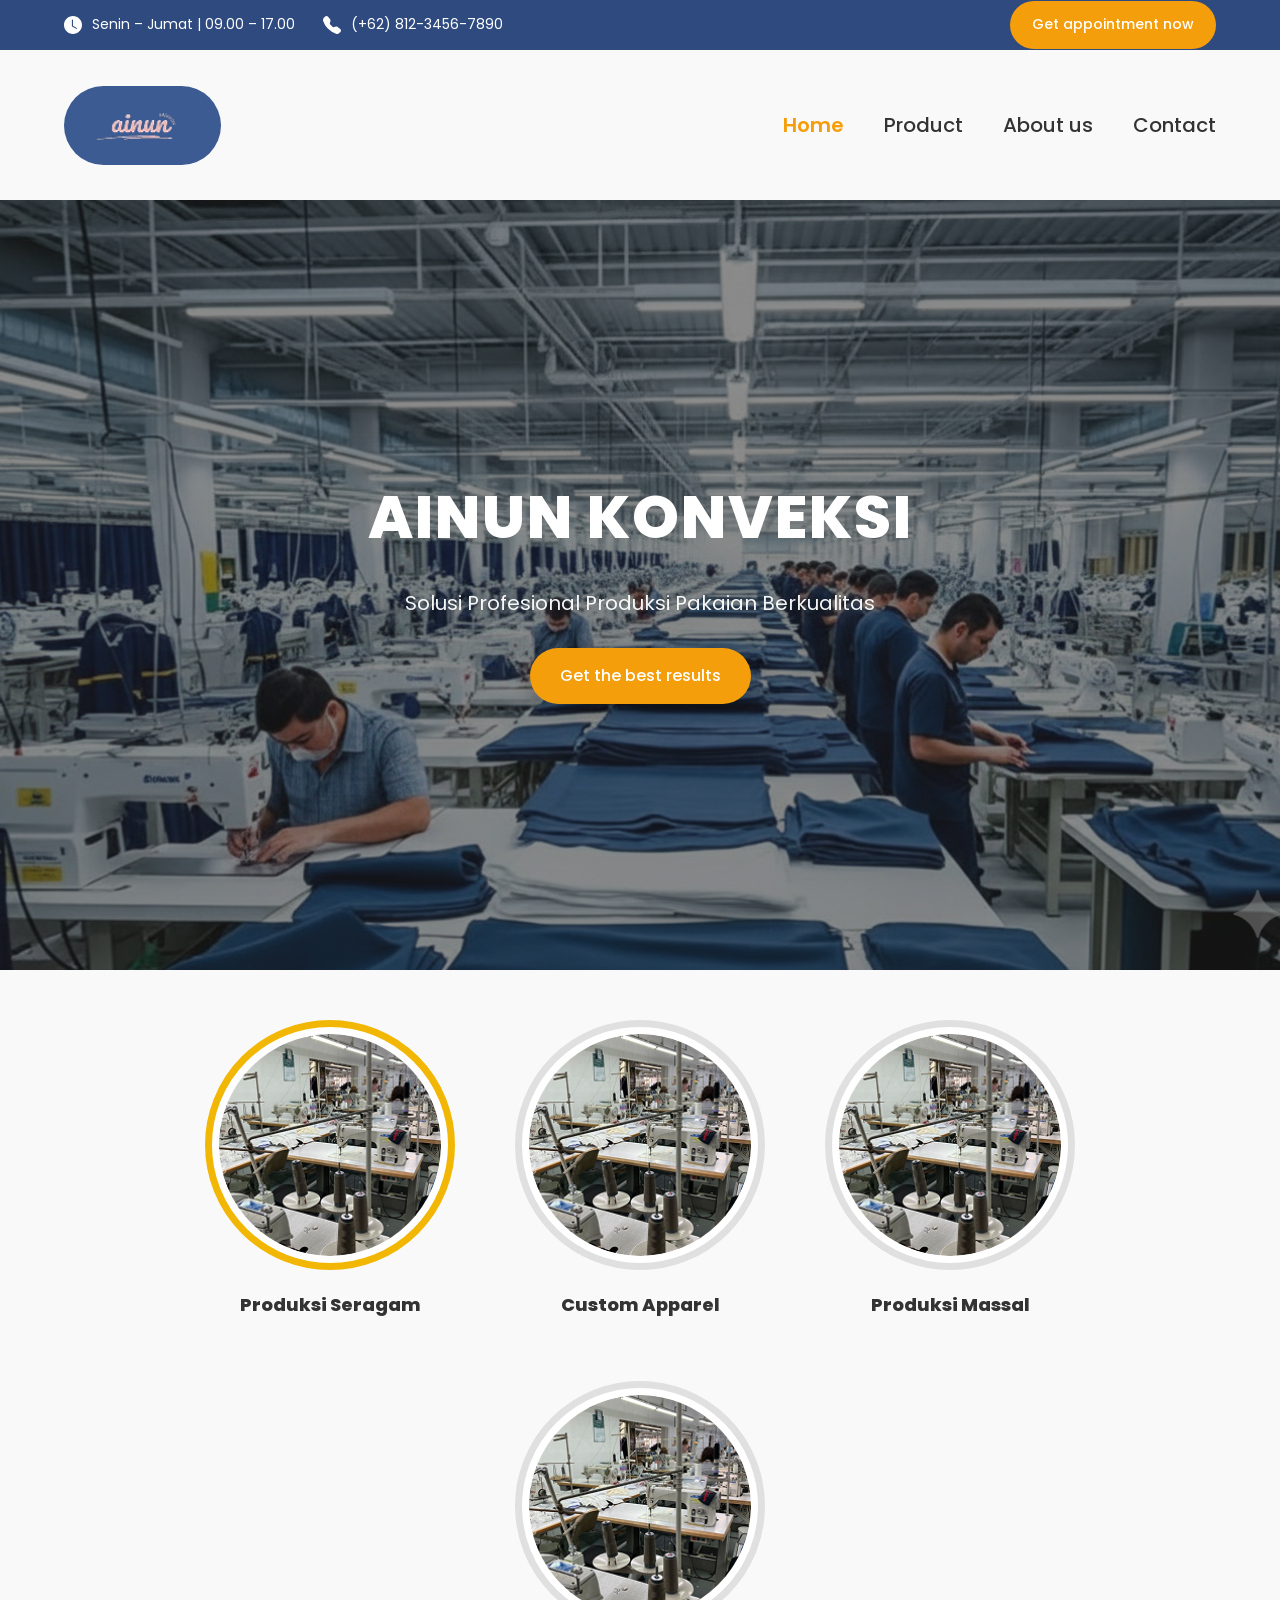
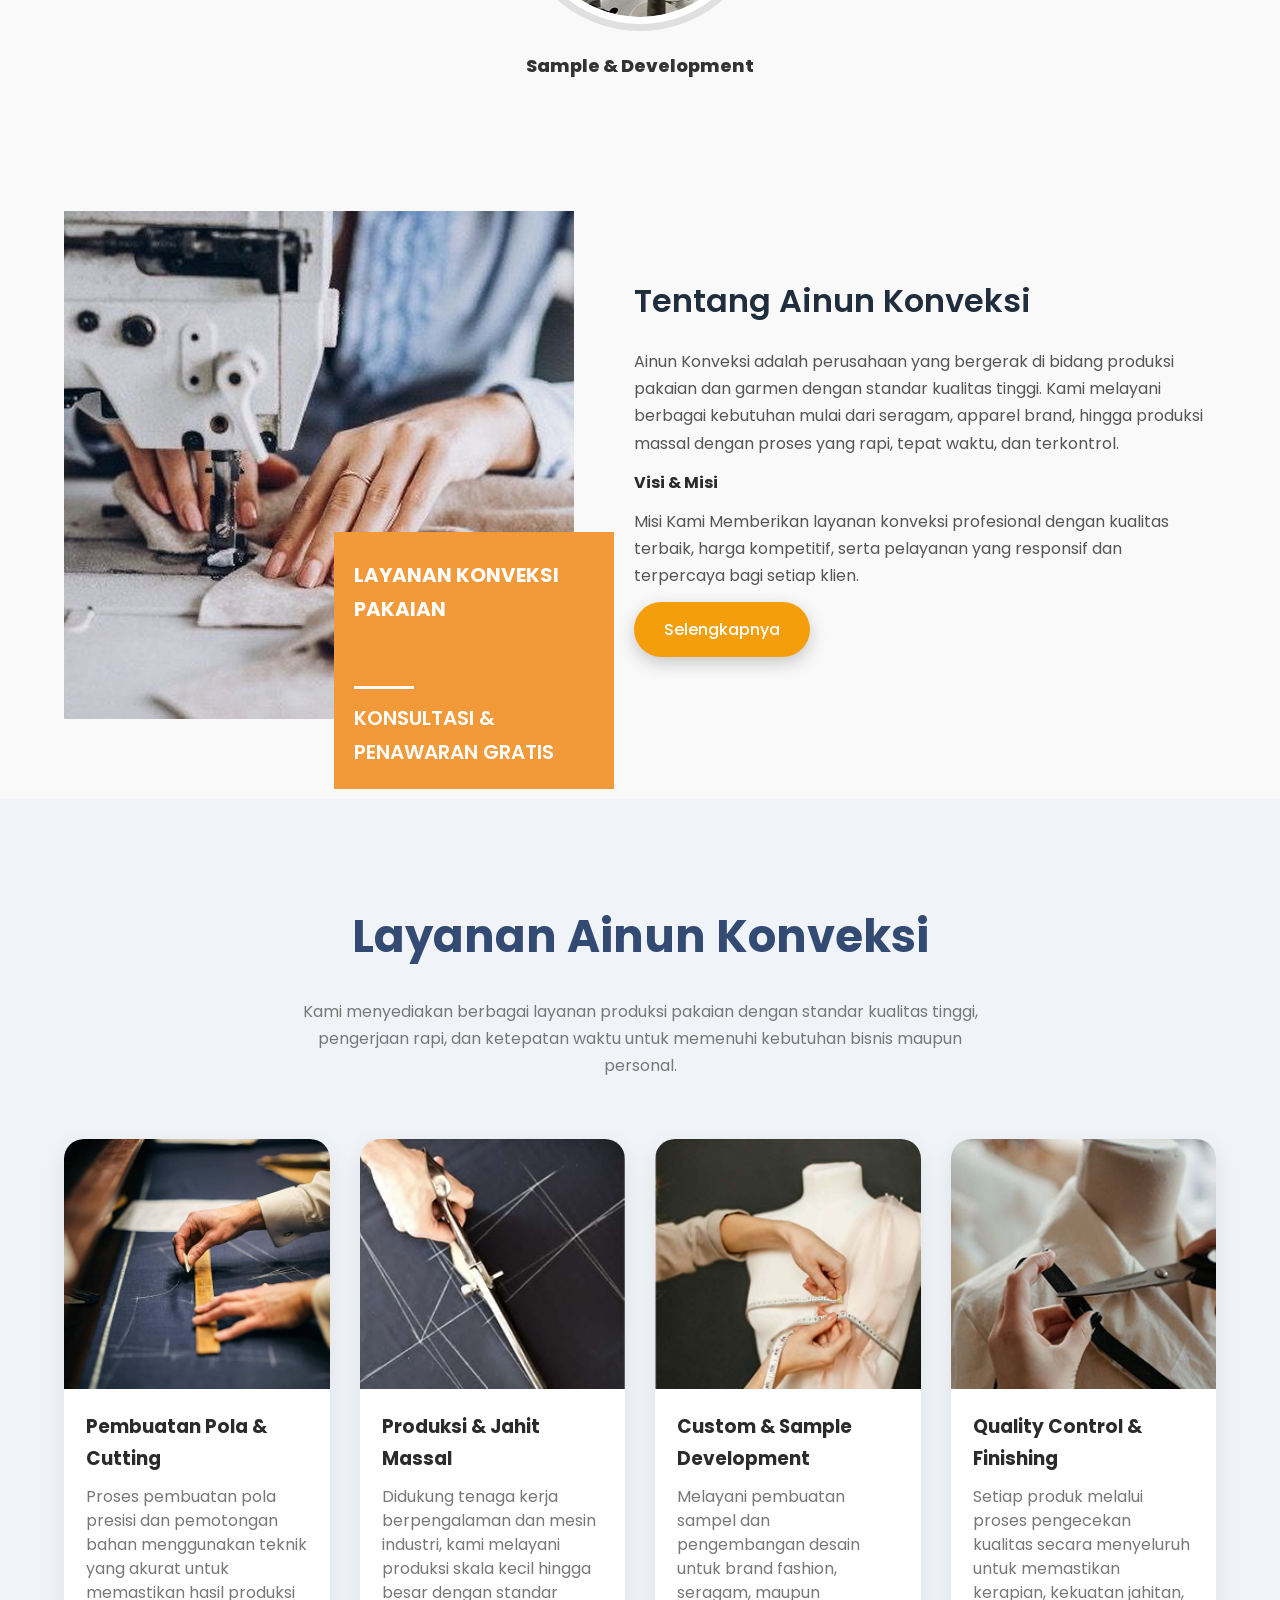
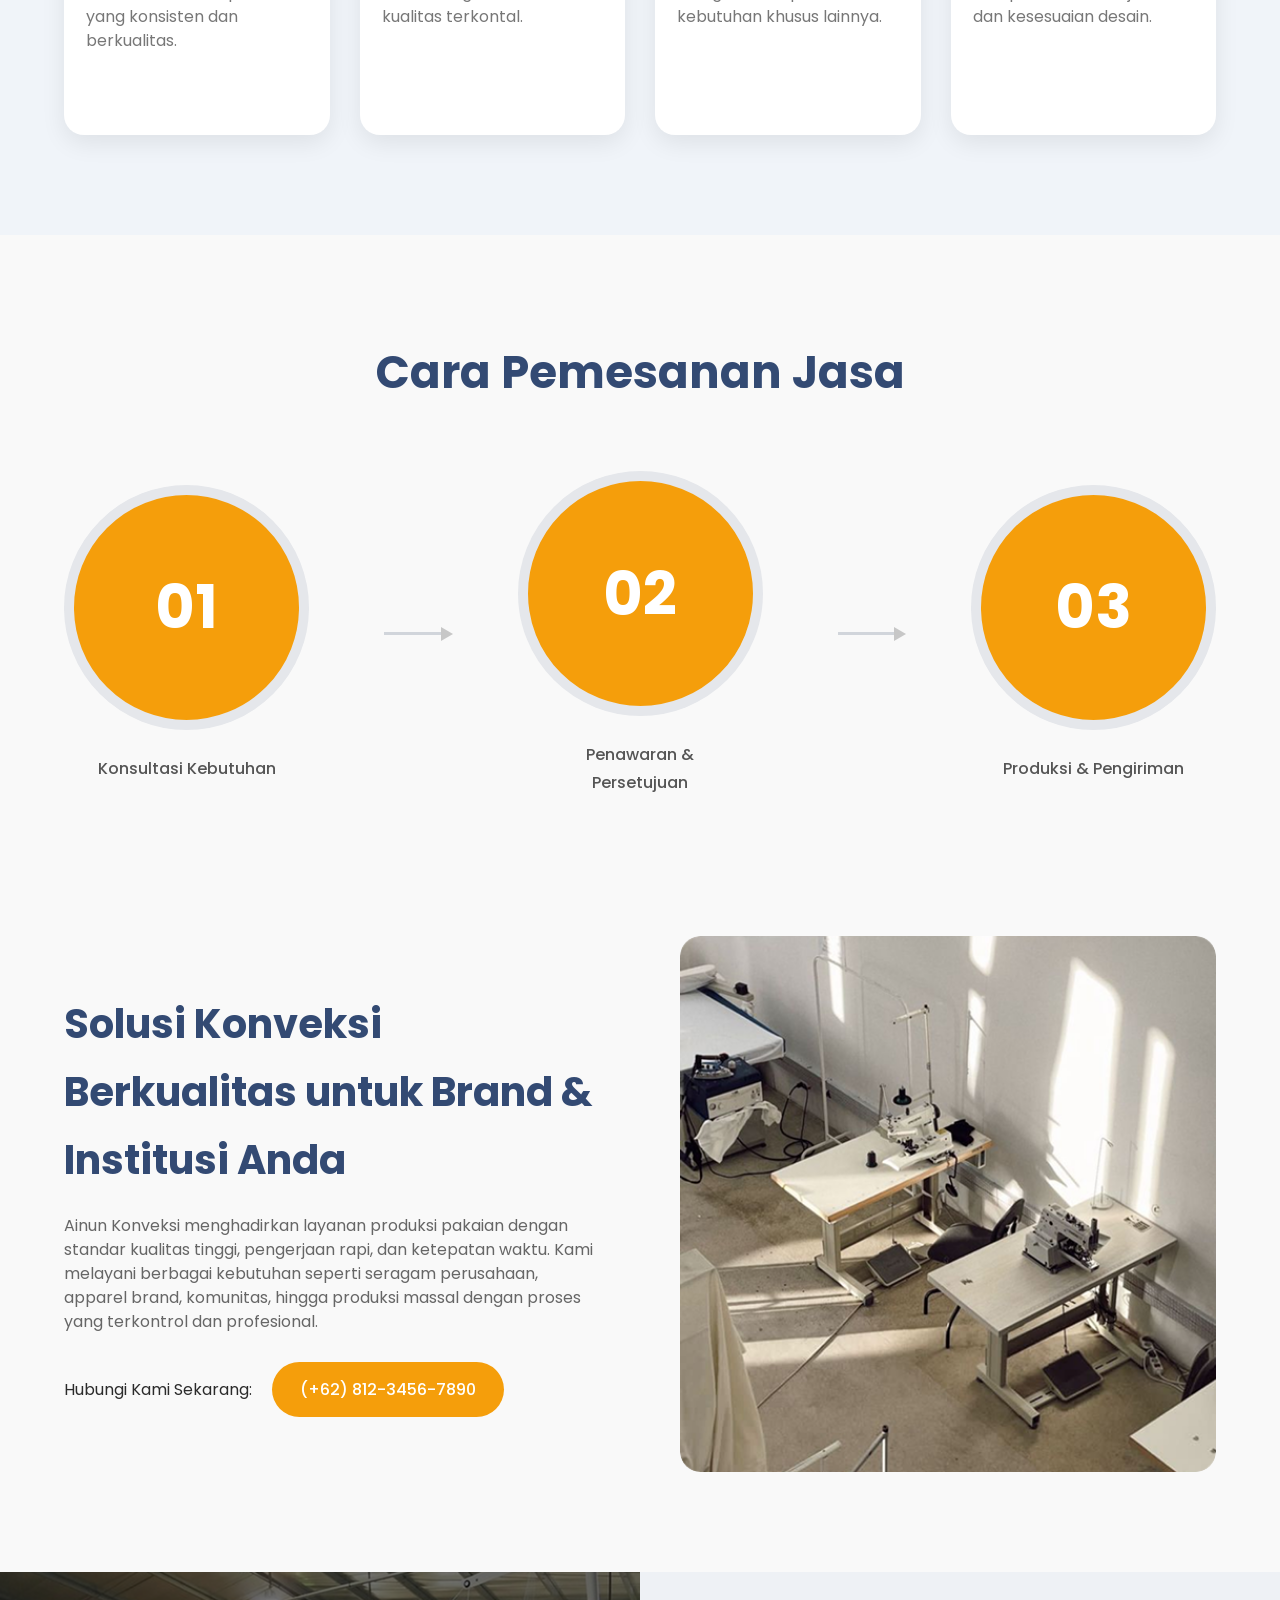
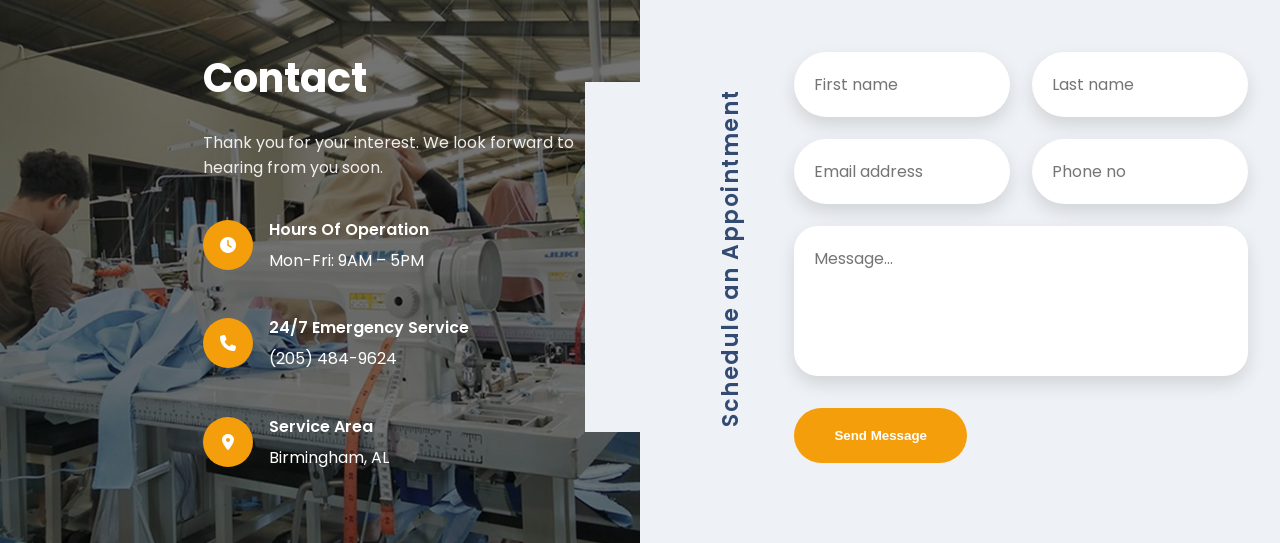
<file: index.html>
<!doctype html>
<html lang="id">
  <head>
    <meta charset="UTF-8" />
    <meta name="viewport" content="width=device-width, initial-scale=1.0" />
    <title>UUN TJ Konveksi</title>
    <link rel="stylesheet" href="style.css" />
    <link
      rel="stylesheet"
      href="https://cdnjs.cloudflare.com/ajax/libs/font-awesome/6.5.0/css/all.min.css"
    />
    <link
      href="https://fonts.googleapis.com/css2?family=Poppins:wght@300;400;500;600;700&display=swap"
      rel="stylesheet"
    />
  </head>
  <body>
    <header class="header">
      <!-- ================= TOPBAR ================= -->
      <div class="topbar">
        <div class="container topbar__content">
          <div class="topbar__info">
            <div class="topbar__item">
              <img src="icon/jam.svg" alt="jam" />
              <span>Senin – Jumat | 09.00 – 17.00</span>
            </div>

            <div class="topbar__item">
              <img src="icon/telepon.svg" alt="phone" />
              <span>(+62) 812-3456-7890</span>
            </div>
          </div>

          <a href="#" class="btn btn--cta">Get appointment now</a>
        </div>
      </div>

      <!-- ================= NAVBAR ================= -->
      <nav class="navbar">
        <div class="container navbar__content">
          <!-- Logo Capsule -->
          <div class="logo">
            <div class="logo__bg">
              <img src="assets/logo.png" alt="Ainun Logo" />
            </div>
          </div>

          <!-- Menu -->
          <ul class="nav-menu">
            <li><a class="active" href="#">Home</a></li>
            <li><a href="#">Product</a></li>
            <li><a href="#">About us</a></li>
            <li><a href="#">Contact</a></li>
          </ul>
        </div>
      </nav>
    </header>

    <!-- ================= HERO ================= -->
    <section class="hero">
      <div class="hero__overlay"></div>

      <div class="hero__content container">
        <h1 class="hero__title">AINUN KONVEKSI</h1>
        <p class="hero__subtitle">
          Solusi Profesional Produksi Pakaian Berkualitas
        </p>
        <a href="#" class="btn btn--primary">Get the best results</a>
      </div>
    </section>

    <!-- ================= SERVICES ================= -->
    <section class="services">
      <div class="container">
        <div class="services__list">
          <div
            class="services__item services__item--active"
            data-service="seragam"
          >
            <div class="services__circle">
              <img src="assets/service.png" alt="service" />
            </div>
            <p class="services__title">Produksi Seragam</p>
          </div>

          <div class="services__item" data-service="apparel">
            <div class="services__circle">
              <img src="assets/service.png" alt="service" />
            </div>
            <p class="services__title">Custom Apparel</p>
          </div>

          <div class="services__item" data-service="massal">
            <div class="services__circle">
              <img src="assets/service.png" alt="service" />
            </div>
            <p class="services__title">Produksi Massal</p>
          </div>

          <div class="services__item" data-service="sample">
            <div class="services__circle">
              <img src="assets/service.png" alt="service" />
            </div>
            <p class="services__title">Sample & Development</p>
          </div>
        </div>
      </div>
    </section>

    <!-- ================= ABOUT COMPANY ================= -->
    <section class="about">
      <div class="container">
        <div class="about__wrapper">
          <!-- Left -->
          <div class="about__media">
            <img src="assets/about company.png" alt="Konveksi" />

            <div class="about__card">
              <h3>LAYANAN KONVEKSI PAKAIAN</h3>
              <div class="about__line"></div>
              <p>KONSULTASI & PENAWARAN GRATIS</p>
            </div>
          </div>

          <!-- Right -->
          <div class="about__content">
            <h2 class="about__title">Tentang Ainun Konveksi</h2>

            <p class="about__desc">
              Ainun Konveksi adalah perusahaan yang bergerak di bidang produksi
              pakaian dan garmen dengan standar kualitas tinggi. Kami melayani
              berbagai kebutuhan mulai dari seragam, apparel brand, hingga
              produksi massal dengan proses yang rapi, tepat waktu, dan
              terkontrol.
            </p>

            <h4 class="about__mission-title">Visi & Misi</h4>
            <p class="about__mission-text">
              Misi Kami Memberikan layanan konveksi profesional dengan kualitas
              terbaik, harga kompetitif, serta pelayanan yang responsif dan
              terpercaya bagi setiap klien.
            </p>

            <a href="selengkapnya.html" class="btn btn--primary">Selengkapnya</a>
          </div>
        </div>
      </div>
    </section>

    <!-- ================= SERVICE CARD GRID ================= -->
    <section class="service-cards">
      <div class="container">
        <!-- Header -->
        <div class="service-cards__header">
          <h2 class="service-cards__title">Layanan Ainun Konveksi</h2>
          <p class="service-cards__subtitle">
            Kami menyediakan berbagai layanan produksi pakaian dengan standar
            kualitas tinggi, pengerjaan rapi, dan ketepatan waktu untuk memenuhi
            kebutuhan bisnis maupun personal.
          </p>
        </div>

        <!-- Grid -->
        <div class="service-cards__grid">
          <!-- Card -->
          <div class="service-card">
            <div class="service-card__image">
              <img src="assets/1.png" alt="" />
            </div>
            <div class="service-card__body">
              <h3>Pembuatan Pola & Cutting</h3>
              <p>
                Proses pembuatan pola presisi dan pemotongan bahan menggunakan
                teknik yang akurat untuk memastikan hasil produksi yang
                konsisten dan berkualitas.
              </p>
            </div>
          </div>

          <div class="service-card">
            <div class="service-card__image">
              <img src="assets/2.png" alt="" />
            </div>
            <div class="service-card__body">
              <h3>Produksi & Jahit Massal</h3>
              <p>
                Didukung tenaga kerja berpengalaman dan mesin industri, kami
                melayani produksi skala kecil hingga besar dengan standar
                kualitas terkontal.
              </p>
            </div>
          </div>

          <div class="service-card">
            <div class="service-card__image">
              <img src="assets/3.png" alt="" />
            </div>
            <div class="service-card__body">
              <h3>Custom & Sample Development</h3>
              <p>
                Melayani pembuatan sampel dan pengembangan desain untuk brand
                fashion, seragam, maupun kebutuhan khusus lainnya.
              </p>
            </div>
          </div>

          <div class="service-card">
            <div class="service-card__image">
              <img src="assets/4.png" alt="" />
            </div>
            <div class="service-card__body">
              <h3>Quality Control & Finishing</h3>
              <p>
                Setiap produk melalui proses pengecekan kualitas secara
                menyeluruh untuk memastikan kerapian, kekuatan jahitan, dan
                kesesuaian desain.
              </p>
            </div>
          </div>
        </div>
      </div>
    </section>

    <!-- ================= STEPS PROCESS ================= -->
    <section class="steps">
      <div class="container">
        <h2 class="steps__title">Cara Pemesanan Jasa</h2>

        <div class="steps__list">
          <div class="steps__item">
            <div class="steps__circle">01</div>
            <p class="steps__text">Konsultasi Kebutuhan</p>
          </div>

          <div class="steps__line"></div>

          <div class="steps__item">
            <div class="steps__circle">02</div>
            <p class="steps__text">Penawaran & Persetujuan</p>
          </div>

          <div class="steps__line"></div>

          <div class="steps__item">
            <div class="steps__circle">03</div>
            <p class="steps__text">Produksi & Pengiriman</p>
          </div>
        </div>
      </div>
    </section>

    <!-- ================= CTA + IMAGE ================= -->
    <section class="steps-cta">
      <div class="container steps-cta__wrapper">
        <!-- LEFT CONTENT -->
        <div class="steps-cta__content">
          <h2 class="steps-cta__title">
            Solusi Konveksi Berkualitas untuk Brand & Institusi Anda
          </h2>

          <p class="steps-cta__desc">
            Ainun Konveksi menghadirkan layanan produksi pakaian dengan standar
            kualitas tinggi, pengerjaan rapi, dan ketepatan waktu. Kami melayani
            berbagai kebutuhan seperti seragam perusahaan, apparel brand,
            komunitas, hingga produksi massal dengan proses yang terkontrol dan
            profesional.
          </p>

          <div class="steps-cta__contact">
            <span>Hubungi Kami Sekarang:</span>
            <a href="#" class="steps-cta__phone">(+62) 812-3456-7890</a>
          </div>
        </div>

        <!-- RIGHT IMAGE -->
        <div class="steps-cta__image">
          <img src="assets/order.png" alt="Cleaning Service" />
        </div>
      </div>
    </section>

    <!-- ================= CONTACT + FORM SECTION ================= -->
    <section class="contact-section">
      <!-- LEFT : CONTACT INFO -->
      <div class="contact-info">
        <div class="contact-info__overlay"></div>

        <div class="contact-info__content container">
          <h2 class="contact-info__title">Contact</h2>
          <p class="contact-info__desc">
            Thank you for your interest. We look forward to hearing from you
            soon.
          </p>

          <div class="contact-info__list">
            <!-- item -->
            <div class="contact-info__item">
              <div class="contact-info__icon">
                <i class="fa-solid fa-clock"></i>
              </div>
              <div>
                <h4>Hours Of Operation</h4>
                <p>Mon-Fri: 9AM – 5PM</p>
              </div>
            </div>

            <!-- item -->
            <div class="contact-info__item">
              <div class="contact-info__icon">
                <i class="fa-solid fa-phone"></i>
              </div>
              <div>
                <h4>24/7 Emergency Service</h4>
                <p>(205) 484-9624</p>
              </div>
            </div>

            <!-- item -->
            <div class="contact-info__item">
              <div class="contact-info__icon">
                <i class="fa-solid fa-location-dot"></i>
              </div>
              <div>
                <h4>Service Area</h4>
                <p>Birmingham, AL</p>
              </div>
            </div>
          </div>
        </div>
      </div>

      <!-- RIGHT : FORM -->
      <div class="contact-form">
        <div class="contact-form__inner container">
          <h3 class="contact-form__vertical">Schedule an Appointment</h3>

          <form class="contact-form__form">
            <div class="contact-form__row">
              <input type="text" placeholder="First name" />
              <input type="text" placeholder="Last name" />
            </div>

            <div class="contact-form__row">
              <input type="email" placeholder="Email address" />
              <input type="text" placeholder="Phone no" />
            </div>

            <textarea placeholder="Message..."></textarea>

            <button type="submit" class="contact-form__btn">
              Send Message
            </button>
          </form>
        </div>
      </div>
    </section>

    <!-- ================= STORY MODAL ================= -->
    <div id="storyModal" class="story-modal">
      <button id="closeStory" class="story-close">✕</button>
      <div class="story-frame">
        <!-- progress -->
        <div class="story-progress-wrapper">
          <div id="storyProgress" class="story-progress"></div>
        </div>

        <!-- header -->
        <div class="story-header">
          <div>
            <h4 id="storyTitle"></h4>
            <span class="story-brand">Ainun Konveksi</span>
          </div>
        </div>

        <!-- image -->
        <img id="storyImage" class="story-image" />

        <!-- caption -->
        <div class="story-caption">
          <h3 id="storyCaptionTitle"></h3>
          <p id="storyCaptionText"></p>
        </div>

        <!-- navigation -->
        <button class="story-arrow left">‹</button>
        <button class="story-arrow right">›</button>
      </div>
    </div>

    <script src="script.js"></script>
  </body>
</html>
</file>
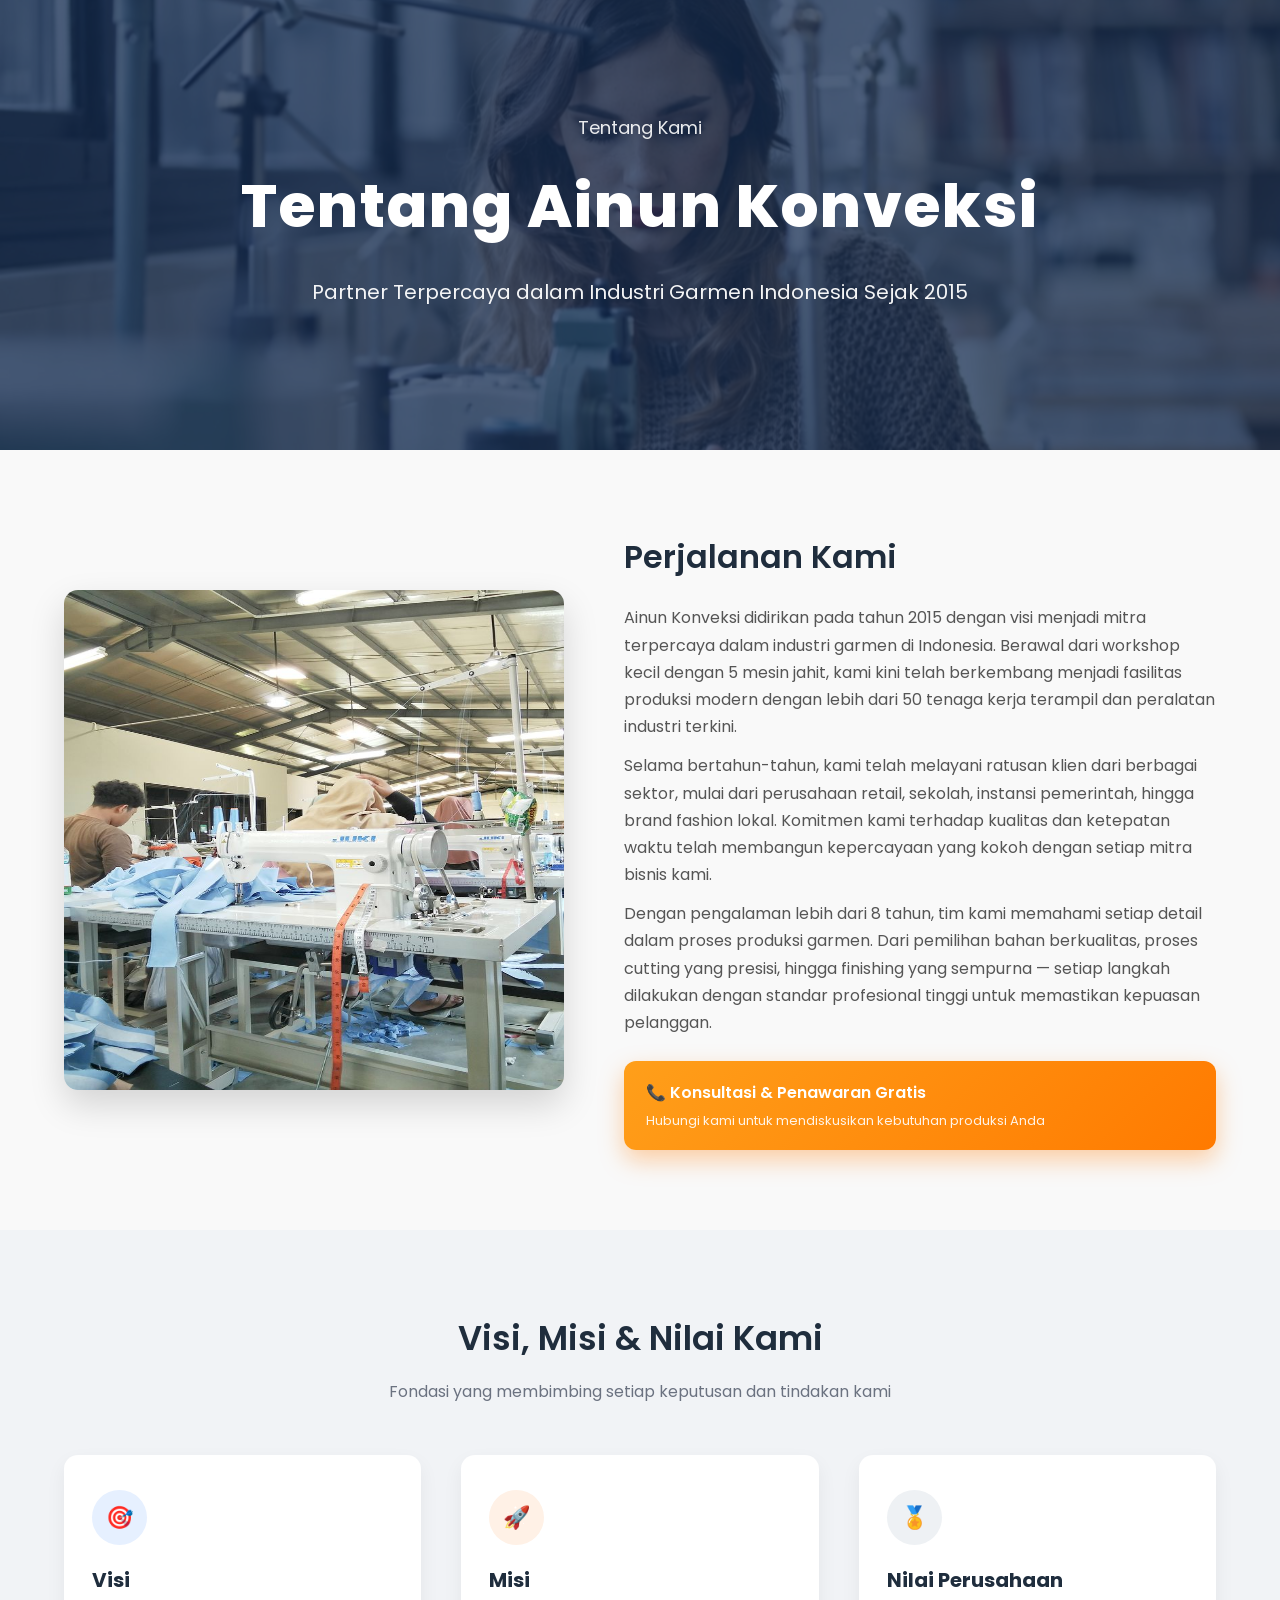
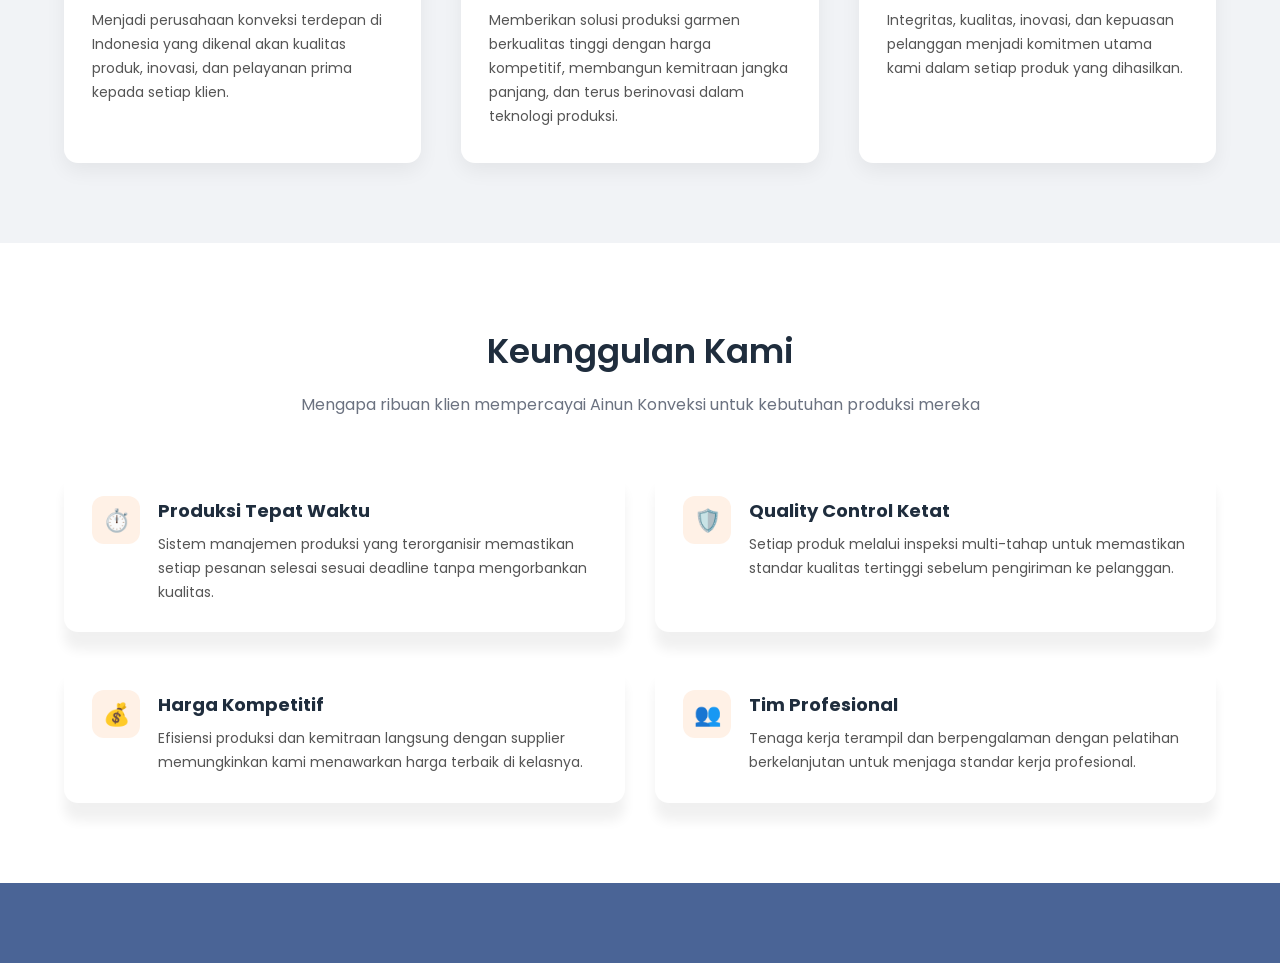
<file: selengkapnya.html>
<!DOCTYPE html>
<html lang="id">
<head>
    <meta charset="UTF-8">
    <meta name="viewport" content="width=device-width, initial-scale=1.0">

    <title>Tentang Kami - Ainun Konveksi</title>

    <!-- Google Font -->
    <link href="https://fonts.googleapis.com/css2?family=Poppins:wght@300;400;500;600;700&display=swap" rel="stylesheet">

    <!-- External CSS -->
    <link rel="stylesheet" href="style.css">
</head>
<body>

    <!-- ================= HERO SECTION ================= -->
    <header class="hero_selengkapnya">
        <div class="hero__overlay_selengkapnya"></div>

        <div class="container hero__content">
            <p class="hero__breadcrumb">
                Tentang Kami
            </p>

            <h1 class="hero__title">Tentang Ainun Konveksi</h1>

            <p class="hero__subtitle">
                Partner Terpercaya dalam Industri Garmen Indonesia Sejak 2015
            </p>
        </div>
    </header>


    <!-- ================= ABOUT SECTION ================= -->
    <section class="about">
        <div class="container about__wrapper">

            <!-- LEFT IMAGE -->
            <div class="about__image">
                <img src="assets/perjalanan kami.jpg" alt="Produksi Konveksi">
            </div>

            <!-- RIGHT CONTENT -->
            <div class="about__content">
                <h2 class="about__title">Perjalanan Kami</h2>

                <p>
                    Ainun Konveksi didirikan pada tahun 2015 dengan visi menjadi mitra terpercaya
                    dalam industri garmen di Indonesia. Berawal dari workshop kecil dengan 5 mesin
                    jahit, kami kini telah berkembang menjadi fasilitas produksi modern dengan lebih
                    dari 50 tenaga kerja terampil dan peralatan industri terkini.
                </p>

                <p>
                    Selama bertahun-tahun, kami telah melayani ratusan klien dari berbagai sektor,
                    mulai dari perusahaan retail, sekolah, instansi pemerintah, hingga brand fashion
                    lokal. Komitmen kami terhadap kualitas dan ketepatan waktu telah membangun
                    kepercayaan yang kokoh dengan setiap mitra bisnis kami.
                </p>

                <p>
                    Dengan pengalaman lebih dari 8 tahun, tim kami memahami setiap detail dalam
                    proses produksi garmen. Dari pemilihan bahan berkualitas, proses cutting yang
                    presisi, hingga finishing yang sempurna — setiap langkah dilakukan dengan standar
                    profesional tinggi untuk memastikan kepuasan pelanggan.
                </p>

                <!-- CTA -->
                <a href="#" class="about__cta">
                    📞 Konsultasi & Penawaran Gratis
                    <span>Hubungi kami untuk mendiskusikan kebutuhan produksi Anda</span>
                </a>
            </div>
        </div>
    </section>

    <!-- ================= VISION MISSION SECTION ================= -->
<section class="vision">
    <div class="container">

        <!-- Header -->
        <div class="vision__header">
            <h2 class="vision__title">Visi, Misi & Nilai Kami</h2>
            <p class="vision__subtitle">
                Fondasi yang membimbing setiap keputusan dan tindakan kami
            </p>
        </div>

        <!-- Cards -->
        <div class="vision__grid">

            <!-- CARD 1 -->
            <div class="vision__card">
                <div class="vision__icon vision__icon--blue">
                    🎯
                </div>
                <h3>Visi</h3>
                <p>
                    Menjadi perusahaan konveksi terdepan di Indonesia yang dikenal
                    akan kualitas produk, inovasi, dan pelayanan prima kepada setiap klien.
                </p>
            </div>

            <!-- CARD 2 -->
            <div class="vision__card">
                <div class="vision__icon vision__icon--orange">
                    🚀
                </div>
                <h3>Misi</h3>
                <p>
                    Memberikan solusi produksi garmen berkualitas tinggi dengan harga
                    kompetitif, membangun kemitraan jangka panjang, dan terus berinovasi
                    dalam teknologi produksi.
                </p>
            </div>

            <!-- CARD 3 -->
            <div class="vision__card">
                <div class="vision__icon vision__icon--gray">
                    🏅
                </div>
                <h3>Nilai Perusahaan</h3>
                <p>
                    Integritas, kualitas, inovasi, dan kepuasan pelanggan menjadi
                    komitmen utama kami dalam setiap produk yang dihasilkan.
                </p>
            </div>

        </div>
    </div>
</section>

<!-- ================= KEUNGGULAN SECTION ================= -->
<section class="advantages">
    <div class="container">

        <!-- Section Header -->
        <div class="advantages__header">
            <h2 class="advantages__title">Keunggulan Kami</h2>
            <p class="advantages__subtitle">
                Mengapa ribuan klien mempercayai Ainun Konveksi untuk kebutuhan produksi mereka
            </p>
        </div>

        <!-- Feature Grid -->
        <div class="advantages__grid">

            <!-- Item 1 -->
            <div class="advantages__card">
                <div class="advantages__icon">⏱️</div>
                <div>
                    <h3>Produksi Tepat Waktu</h3>
                    <p>
                        Sistem manajemen produksi yang terorganisir memastikan setiap pesanan
                        selesai sesuai deadline tanpa mengorbankan kualitas.
                    </p>
                </div>
            </div>

            <!-- Item 2 -->
            <div class="advantages__card">
                <div class="advantages__icon">🛡️</div>
                <div>
                    <h3>Quality Control Ketat</h3>
                    <p>
                        Setiap produk melalui inspeksi multi-tahap untuk memastikan standar
                        kualitas tertinggi sebelum pengiriman ke pelanggan.
                    </p>
                </div>
            </div>

            <!-- Item 3 -->
            <div class="advantages__card">
                <div class="advantages__icon">💰</div>
                <div>
                    <h3>Harga Kompetitif</h3>
                    <p>
                        Efisiensi produksi dan kemitraan langsung dengan supplier memungkinkan
                        kami menawarkan harga terbaik di kelasnya.
                    </p>
                </div>
            </div>

            <!-- Item 4 -->
            <div class="advantages__card">
                <div class="advantages__icon">👥</div>
                <div>
                    <h3>Tim Profesional</h3>
                    <p>
                        Tenaga kerja terampil dan berpengalaman dengan pelatihan berkelanjutan
                        untuk menjaga standar kerja profesional.
                    </p>
                </div>
            </div>

        </div>
    </div>
</section>
<div class="section-divider"></div>

</body>
</html>
</file>
<file: style.css>
/* ==================================================
   GLOBAL RESET & VARIABLES
================================================== */
*,
*::before,
*::after {
  margin: 0;
  padding: 0;
  box-sizing: border-box;
}

:root {
  --primary: #f59e0b;
  --dark-blue: #2e4a7f;
  --text-dark: #222;
  --white: #ffffff;
  --overlay: rgba(0, 0, 0, 0.45);
  --nav-height: 80px;
  --topbar-height: 50px;
}

body {
  font-family: "Poppins", sans-serif;
  color: var(--text-dark);
  line-height: 1.6;
  background: #fff;
}

img {
  max-width: 100%;
  display: block;
}

a {
  text-decoration: none;
  color: inherit;
}

/* ==================================================
   CONTAINER
================================================== */
.container {
  width: 90%;
  max-width: 1200px;
  margin: auto;
}

/* ==================================================
   BUTTONS
================================================== */
.btn {
  display: inline-flex;
  align-items: center;
  justify-content: center;
  padding: 12px 22px;
  border-radius: 999px;
  font-weight: 500;
  transition: all 0.25s ease;
  white-space: nowrap;
}

.btn--cta {
  background: var(--primary);
  color: var(--white);
}

.btn--cta:hover {
  transform: translateY(-1px);
  opacity: 0.9;
}

.btn--primary {
  background: var(--primary);
  color: white;
  padding: 14px 30px;
  font-size: 16px;
  box-shadow: 0 6px 18px rgba(0, 0, 0, 0.2);
}

.btn--primary:hover {
  transform: translateY(-2px);
  box-shadow: 0 10px 24px rgba(0, 0, 0, 0.25);
}

/* ==================================================
   TOPBAR
================================================== */
.topbar {
  height: var(--topbar-height);
  background: var(--dark-blue);
  color: white;
  font-size: 14px;
  display: flex;
  align-items: center;
}

.topbar__content {
  display: flex;
  justify-content: space-between;
  align-items: center;
}

.topbar__info {
  display: flex;
  gap: 28px;
}

.topbar__item {
  display: flex;
  align-items: center;
  gap: 10px;
}

.topbar__item img {
  width: 18px;
  height: 18px;
  filter: brightness(0) invert(1);
}

/* ==================================================
   NAVBAR
================================================== */
.navbar {
  height: var(--nav-height);
  background: #f9f9f9;
  display: flex;
  align-items: center;
  height: 150px;
}

.navbar__content {
  display: flex;
  align-items: center;
  justify-content: space-between;
}

/* ===== Logo Capsule ===== */
.logo__bg {
  width: 157px;
  height: 79px;
  background: #3b5b92;
  border-radius: 999px;
  display: flex;
  align-items: center;
  justify-content: center;
}

.logo__bg img {
  height: 55px;
  object-fit: contain;
}

/* ===== Menu ===== */
.nav-menu {
  list-style: none;
  display: flex;
  align-items: center;
  gap: 40px;
}

.nav-menu a {
  font-weight: 500;
  color: #333;
  transition: color 0.25s;
  font-size: 20px;
}

.nav-menu a:hover {
  color: var(--primary);
}

.nav-menu a.active {
  color: var(--primary);
  font-weight: 600;
}

/* ==================================================
   HERO SECTION
================================================== */
.hero {
  position: relative;
  background: url("assets/background hero.png") center/cover no-repeat;
  min-height: calc(100vh - (var(--nav-height) + var(--topbar-height)));
  display: flex;
  align-items: center;
  justify-content: center;
  text-align: center;
  color: white;
  padding: 40px 0;
}

/* overlay */
.hero__overlay {
  position: absolute;
  inset: 0;
  background: var(--overlay);
}

/* content */
.hero__content {
  position: relative;
  z-index: 2;
  max-width: 900px;
}

.hero__title {
  font-size: 80px;
  font-weight: 700;
  letter-spacing: 2px;
}

.hero__subtitle {
  margin: 18px 0 28px;
  font-size: 20px;
  opacity: 0.9;
}

/* ==================================================
   SERVICES SECTION
================================================== */
.services {
  background: #f9f9f9;
  padding: 50px 0;
  text-align: center;
}

.services__list {
  display: flex;
  justify-content: center;
  gap: 60px;
  flex-wrap: wrap;
}

.services__item {
  display: flex;
  flex-direction: column;
  align-items: center;
  gap: 20px;
}

.services__circle {
  width: 250px;
  height: 250px;
  border-radius: 50%;
  border: 7px solid #e0e0e0;
  padding: 7px;
  display: flex;
  align-items: center;
  justify-content: center;
  overflow: hidden;
  background: white;
}

.services__circle img {
  width: 100%;
  height: 100%;
  object-fit: cover;
  border-radius: 50%;
}

.services__item--active .services__circle {
  border: 7px solid #f2b705;
}

.services__title {
  font-weight: 800;
  color: #333;
  font-size: 18px;
}

/* ==================================================
   ABOUT SECTION
================================================== */
.about {
  padding: 100px 0;
  background: #f9f9f9;
}

.about__wrapper {
  display: grid;
  grid-template-columns: 1fr 1fr;
  gap: 100px;
  align-items: center;
}

/* LEFT IMAGE */
.about__media {
  position: relative;
}

.about__media img {
  width: 100%;
  display: block;
}

/* ORANGE CARD */
.about__card {
  position: absolute;
  bottom: -70px;
  right: -40px;
  background: #f2993a;
  color: white;
  padding: 20px;
  width: 280px;
}

.about__card h4 {
  font-size: 20px;
  letter-spacing: 1px;
}

.about__card h3 {
  font-size: 20px;
  margin: 6px 0 60px;
}

.about__line {
  width: 60px;
  height: 3px;
  background: white;
  margin: 12px 0;
}

.about__card p {
  font-weight: 600;
  font-size: 20px;
}

/* RIGHT CONTENT */
.about__title {
  font-size: 50px;
  color: #334a73;
  margin-bottom: 22px;
}

.about__desc {
  margin-bottom: 60px;
  color: #666;
}

.about__mission-title {
  font-weight: 700;
  margin-bottom: 12px;
}

.about__mission-text {
  margin-bottom: 40px;
  color: #777;
}

/* ==================================================
   SERVICE CARD GRID
================================================== */

.service-cards {
  background: #f0f4f9;
  padding: 100px 0;
}

/* Header */
.service-cards__header {
  text-align: center;
  max-width: 700px;
  margin: 0 auto 60px;
}

.service-cards__title {
  font-size: 45px;
  color: #334a73;
  margin-bottom: 22px;
}

.service-cards__subtitle {
  color: #777;
  font-size: 16px;
}

/* Grid */
.service-cards__grid {
  display: grid;
  grid-template-columns: repeat(4, 1fr);
  gap: 30px;
}

/* Card */
.service-card {
  background: #fff;
  border-radius: 20px;
  overflow: hidden;
  box-shadow: 0 8px 25px rgba(0, 0, 0, 0.08);
  display: flex;
  flex-direction: column;
}

.service-card__image img {
  width: 100%;
  height: 250px;
  object-fit: cover;
}

.service-card__body {
  padding: 22px;
  position: relative;
  flex: 1;
}

.service-card__body h3 {
  margin-bottom: 10px;
}

.service-card__body p {
  color: #777;
  font-size: 16px;
  line-height: 1.5;
  margin-bottom: 60px;
}

/* circle button */
.service-card__btn {
  position: absolute;
  left: 22px;
  bottom: 22px;
  width: 45px;
  height: 45px;
  border-radius: 50%;
  background: #f59e0b;
  color: #fff;
  display: flex;
  align-items: center;
  justify-content: center;
  font-size: 22px;
  text-decoration: none;
  transition: 0.25s;
}

.service-card__btn:hover {
  transform: translateX(2px);
}

/* ==================================================
   STEPS PROCESS
================================================== */

.steps {
  background: #f9f9f9; /* ikut background body */
  padding: 100px 0 60px;
  text-align: center;
}

.steps__title {
  font-size: 45px;
  color: #334a73;
  margin-bottom: 60px;
}

/* container */
.steps__list {
  display: flex;
  justify-content: center;
  align-items: center;
  gap: 75px;
  flex-wrap: nowrap;
}

/* item */
.steps__item {
  display: flex;
  flex-direction: column;
  align-items: center;
  gap: 25px;
  position: relative;
}

/* circle */
.steps__circle {
  width: 245px;
  height: 245px;
  border-radius: 50%;
  background: #f59e0b;
  color: #fff;
  font-size: 60px;
  font-weight: 700;
  display: flex;
  align-items: center;
  justify-content: center;
  border: 10px solid #e5e7eb;
  position: relative;
  z-index: 2;
}

/* connector line */
.steps__line {
  width: 120px;
  height: 3px;
  background: #d1d5db;
  position: relative;
}

/* arrow (triangle — perfectly centered) */
.steps__line::after {
  content: "";
  position: absolute;
  top: 50%;
  right: -10px;
  transform: translateY(-50%);

  width: 0;
  height: 0;
  border-top: 7px solid transparent;
  border-bottom: 7px solid transparent;
  border-left: 12px solid #c7c7c7;
}

/* text */
.steps__text {
  font-weight: 500;
  color: #555;
  max-width: 200px;
}

/* ==================================================
   CTA + IMAGE SECTION
================================================== */
.steps-cta {
  background: #f9f9f9;
  padding: 80px 0 100px;
}

.steps-cta__wrapper {
  display: grid;
  grid-template-columns: 1fr 1fr;
  gap: 80px;
  align-items: center;
}

.steps-cta__title {
  font-size: 40px;
  color: #334a73;
  margin-bottom: 20px;
}

.steps-cta__desc {
  color: #666;
  margin-bottom: 28px;
  line-height: 1.5;
}

.steps-cta__contact {
  display: flex;
  align-items: center;
  gap: 20px;
}

.steps-cta__phone {
  background: #f59e0b;
  color: #fff;
  padding: 14px 28px;
  border-radius: 999px;
  font-weight: 500;
  text-decoration: none;
}

/* image */
.steps-cta__image img {
  width: 100%;
  border-radius: 20px;
  display: block;
}

/* ==================================================
   CONTACT SECTION (COMPACT VERSION)
================================================== */

.contact-section {
  display: grid;
  grid-template-columns: 1fr 1fr;
  position: relative;
}

/* ==================================================
   LEFT SIDE - CONTACT INFO
================================================== */

.contact-info {
  position: relative;
  background: url("assets/contact.png") center/cover no-repeat;
  color: #fff;
  display: flex;
  align-items: center;
  padding: 60px 0 60px 180px;
}

.contact-info__overlay {
  position: absolute;
  inset: 0;
  background: rgba(0, 0, 0, 0.55);
}

.contact-info__content {
  position: relative;
  z-index: 2;
  max-width: 360px;
}

.contact-info__title {
  font-size: 40px;
  font-weight: 700;
  margin-bottom: 18px;
}

.contact-info__desc {
  margin-bottom: 35px;
  opacity: 0.9;
  line-height: 1.6;
}

/* list */
.contact-info__list {
  display: flex;
  flex-direction: column;
  gap: 40px;
}

.contact-info__item {
  display: flex;
  align-items: center;
  gap: 16px;
}

.contact-info__item h4 {
  font-weight: 600;
  margin-bottom: 4px;
}

/* icon */
.contact-info__icon {
  width: 50px;
  height: 50px;
  background: #f59e0b;
  border-radius: 50%;
  display: flex;
  align-items: center;
  justify-content: center;
  font-size: 16px;
  flex-shrink: 0;
}

/* ==================================================
   RIGHT SIDE - FORM
================================================== */

.contact-form {
  background: #eef1f5;
  display: flex;
  align-items: center;
  position: relative;
  padding: 80px 0;
}

/* smooth rounded notch */
.contact-form::before {
  content: "";
  position: absolute;
  left: -55px;
  top: 50%;
  transform: translateY(-50%);
  width: 150px;
  height: 350px;
  background: #eef1f5;

  -webkit-mask: radial-gradient(
    95px at right center,
    transparent 98%,
    black 100%
  );
  mask: radial-gradient(95px at right center, transparent 98%, black 100%);
}

/* inner layout */
.contact-form__inner {
  display: flex;
  align-items: center;
  gap: 45px;
  padding-left: 40px;
}

/* vertical title */
.contact-form__vertical {
  writing-mode: vertical-rl;
  transform: rotate(180deg);
  font-size: 22px;
  font-weight: 600;
  color: #334a73;
  letter-spacing: 1.5px;
}

/* form */
.contact-form__form {
  width: 100%;
  max-width: 560px;
}

.contact-form__row {
  display: grid;
  grid-template-columns: 1fr 1fr;
  gap: 22px;
  margin-bottom: 22px;
}

/* inputs */
.contact-form input,
.contact-form textarea {
  width: 100%;
  padding: 20px 20px;
  border-radius: 40px;
  border: none;
  outline: none;
  background: #fff;
  box-shadow: 0 8px 18px rgba(0, 0, 0, 0.12);
  font-family: inherit;
  font-size: 16px;
  transition: 0.25s ease;
}

.contact-form input:focus,
.contact-form textarea:focus {
  box-shadow: 0 10px 22px rgba(0, 0, 0, 0.18);
}

.contact-form textarea {
  border-radius: 24px;
  min-height: 150px;
  resize: none;
  margin-bottom: 24px;
}

/* button */
.contact-form__btn {
  background: #f59e0b;
  color: #fff;
  padding: 20px 40px;
  border: none;
  border-radius: 999px;
  font-weight: 600;
  cursor: pointer;
  transition: 0.25s;
}

.contact-form__btn:hover {
  transform: translateY(-2px);
  box-shadow: 0 10px 20px rgba(0,0,0,0.25);
}

/* ================= STORY VIEWER ================= */

.story-modal {
  position: fixed;
  inset: 0;
  display: none;
  justify-content: center;
  align-items: center;
  z-index: 9999;

  /* cinematic background */
  backdrop-filter: blur(12px);
  background: radial-gradient(
    circle at center,
    rgba(0, 0, 0, 0.75),
    rgba(0, 0, 0, 0.95)
  );
}

.story-modal.active {
  display: flex;
}

/* BIGGER FRAME */
.story-frame {
  position: relative;
  width: min(520px, 92vw);
  height: 92vh;
  border-radius: 22px;
  overflow: hidden;
  background: #111;

  box-shadow:
    0 60px 140px rgba(0, 0, 0, 0.9),
    0 0 0 1px rgba(255, 255, 255, 0.05);
}

/* IMAGE */
.story-image {
  width: 100%;
  height: 100%;
  object-fit: cover;
  transform: scale(1.02);
  transition: transform 6s ease;
}

/* slow cinematic zoom */
.story-frame:hover .story-image {
  transform: scale(1.06);
}

/* PROGRESS */
.story-progress-wrapper {
  position: absolute;
  top: 10px;
  left: 10px;
  right: 10px;
  height: 3px;
  background: rgba(255, 255, 255, 0.2);
  z-index: 5;
}

.story-progress {
  height: 100%;
  width: 0%;
  background: #f59e0b;
}

/* HEADER */
.story-header {
  position: absolute;
  top: 25px;
  left: 20px;
  color: #fff;
  z-index: 5;
}

.story-header h4 {
  font-size: 16px;
  font-weight: 600;
}

.story-brand {
  font-size: 12px;
  opacity: 0.8;
}

/* CLOSE BUTTON */
.story-close {
  position: absolute;
  top: 20px;
  right: 20px;
  width: 38px;
  height: 38px;
  border-radius: 50%;
  border: none;
  background: rgba(255, 255, 255, 0.2);
  color: #fff;
  cursor: pointer;
  z-index: 10;
}

/* CAPTION */
.story-caption {
  position: absolute;
  bottom: 0;
  left: 0;
  right: 0;
  padding: 30px 20px;
  color: #fff;
  background: linear-gradient(to top, rgba(0, 0, 0, 0.75), transparent);
}

/* ARROWS */
.story-arrow {
  position: absolute;
  top: 50%;
  transform: translateY(-50%);
  background: rgba(0, 0, 0, 0.4);
  border: none;
  color: #fff;
  font-size: 28px;
  width: 40px;
  height: 60px;
  cursor: pointer;
}

.story-arrow.left {
  left: 0;
}
.story-arrow.right {
  right: 0;
}



/* ==================================================
   SELENGKAPNYA - HTML
================================================== */

* {
    margin: 0;
    padding: 0;
    box-sizing: border-box;
}

body {
    font-family: 'Poppins', sans-serif;
    color: #2b2b2b;
    line-height: 1.7; 
}

img {
    width: 100%;
    display: block;
}

.container {
    width: 90%;
    max-width: 1200px;
    margin: auto;
}


/* =============================
   HERO SECTION
============================= */

.hero_selengkapnya {
    position: relative;
    height: 450px;
    background: url("assets/background selengkapnya.png") center/cover no-repeat;
    display: flex;
    align-items: center;
    justify-content: center;
    text-align: center;
    color: #fff;
}

.hero__overlay_selengkapnya {
    position: absolute;
    inset: 0;
    background: rgba(20, 45, 80, 0.75); /* dark blue overlay */
}

.hero__content {
    position: relative;
    z-index: 2;
}

.hero__breadcrumb {
    font-size: 18px;
    opacity: 0.9;
    margin-bottom: 12px;
}

.hero__breadcrumb span {
    margin: 0 6px;
}

.hero__title {
    font-size: 60px;
    font-weight: 800;
    margin-bottom: 12px;
}

.hero__subtitle {
    font-size: 20px;
    font-weight: 400;
    opacity: 0.95;
}


/* =============================
   ABOUT SECTION
============================= */

.about {
    padding: 80px 0;
}

.about__wrapper {
    display: flex;
    align-items: center;
    gap: 60px;
}

/* LEFT IMAGE */

.about__image img {
    border-radius: 14px;
    box-shadow: 0 15px 35px rgba(0,0,0,0.15);
    height: 500px;
    width: 500px;
}

/* RIGHT CONTENT */

.about__content {
    flex: 1;
}

.about__title {
    font-size: 32px;
    font-weight: 600;
    margin-bottom: 20px;
    color: #1f2d3d;
}

.about__content p {
    margin-bottom: 12px;
    color: #555;
}


/* =============================
   CTA BUTTON
============================= */

.about__cta {
    display: block;
    margin-top: 25px;
    background: linear-gradient(135deg, #ff9f1a, #ff7a00);
    color: #fff;
    text-decoration: none;
    padding: 18px 22px;
    border-radius: 12px;
    font-weight: 600;
    box-shadow: 0 10px 25px rgba(255,122,0,0.35);
    transition: all 0.3s ease;
}

.about__cta span {
    display: block;
    font-size: 13px;
    font-weight: 400;
    opacity: 0.9;
    margin-top: 4px;
}

.about__cta:hover {
    transform: translateY(-3px);
    box-shadow: 0 15px 35px rgba(255,122,0,0.45);
}

/* ==================================================
   VISION MISSION SECTION
================================================== */

.vision {
    padding: 80px 0;
    background: #f1f3f6;
    text-align: center;
}

/* HEADER */

.vision__header {
    max-width: 700px;
    margin: auto;
    margin-bottom: 50px;
}

.vision__title {
    font-size: 34px;
    font-weight: 600;
    color: #1f2d3d;
    margin-bottom: 10px;
}

.vision__subtitle {
    color: #6b7280;
    font-size: 16px;
}

/* GRID */

.vision__grid {
    display: grid;
    grid-template-columns: repeat(3, 1fr);
    gap: 40px;
}

/* CARD */

.vision__card {
    background: #fff;
    padding: 35px 28px;
    border-radius: 14px;
    text-align: left;
    box-shadow: 0 8px 20px rgba(0,0,0,0.06);
    transition: all 0.3s ease;
}

.vision__card:hover {
    transform: translateY(-6px);
    box-shadow: 0 18px 35px rgba(0,0,0,0.1);
}

.vision__card h3 {
    font-size: 20px;
    margin-bottom: 12px;
    color: #1f2d3d;
}

.vision__card p {
    font-size: 14px;
    color: #555;
    line-height: 1.7;
}

/* ICON */

.vision__icon {
    width: 55px;
    height: 55px;
    border-radius: 50%;
    display: flex;
    align-items: center;
    justify-content: center;
    font-size: 22px;
    margin-bottom: 18px;
}

/* ICON COLORS */

.vision__icon--blue {
    background: #e6f0ff;
    color: #3b82f6;
}

.vision__icon--orange {
    background: #fff1e6;
    color: #ff7a00;
}

.vision__icon--gray {
    background: #eef1f4;
    color: #64748b;
}

/* ==================================================
   KEUNGGULAN KAMI SECTION
================================================== */

.advantages {
    padding: 80px 0;
    background: #fff;
}

/* HEADER */

.advantages__header {
    text-align: center;
    max-width: 700px;
    margin: auto;
    margin-bottom: 50px;
}

.advantages__title {
    font-size: 34px;
    font-weight: 600;
    color: #1f2d3d;
    margin-bottom: 10px;
}

.advantages__subtitle {
    color: #6b7280;
    font-size: 16px;
}

/* GRID LAYOUT */

.advantages__grid {
    display: grid;
    grid-template-columns: repeat(2, 1fr);
    gap: 30px;
}

/* CARD */

.advantages__card {
    display: flex;
    gap: 18px;
    align-items: flex-start;

    background: #fff;
    padding: 28px;
    border-radius: 14px;

    box-shadow: 0 18px 12px rgba(0,0,0,0.06);
    transition: all 0.3s ease;
}

.advantages__card:hover {
    transform: translateY(-6px);
    box-shadow: 0 18px 35px rgba(0,0,0,0.1);
}

.advantages__card h3 {
    font-size: 18px;
    margin-bottom: 6px;
    color: #1f2d3d;
}

.advantages__card p {
    font-size: 14px;
    color: #555;
    line-height: 1.7;
}

/* ICON BOX */

.advantages__icon {
    min-width: 48px;
    height: 48px;
    border-radius: 12px;

    background: #fff1e6;
    color: #ff7a00;

    display: flex;
    align-items: center;
    justify-content: center;

    font-size: 22px;
}

.section-divider {
    width: 100%;
    height: 80px;
    background: #4a6496ff;
}
</file>
